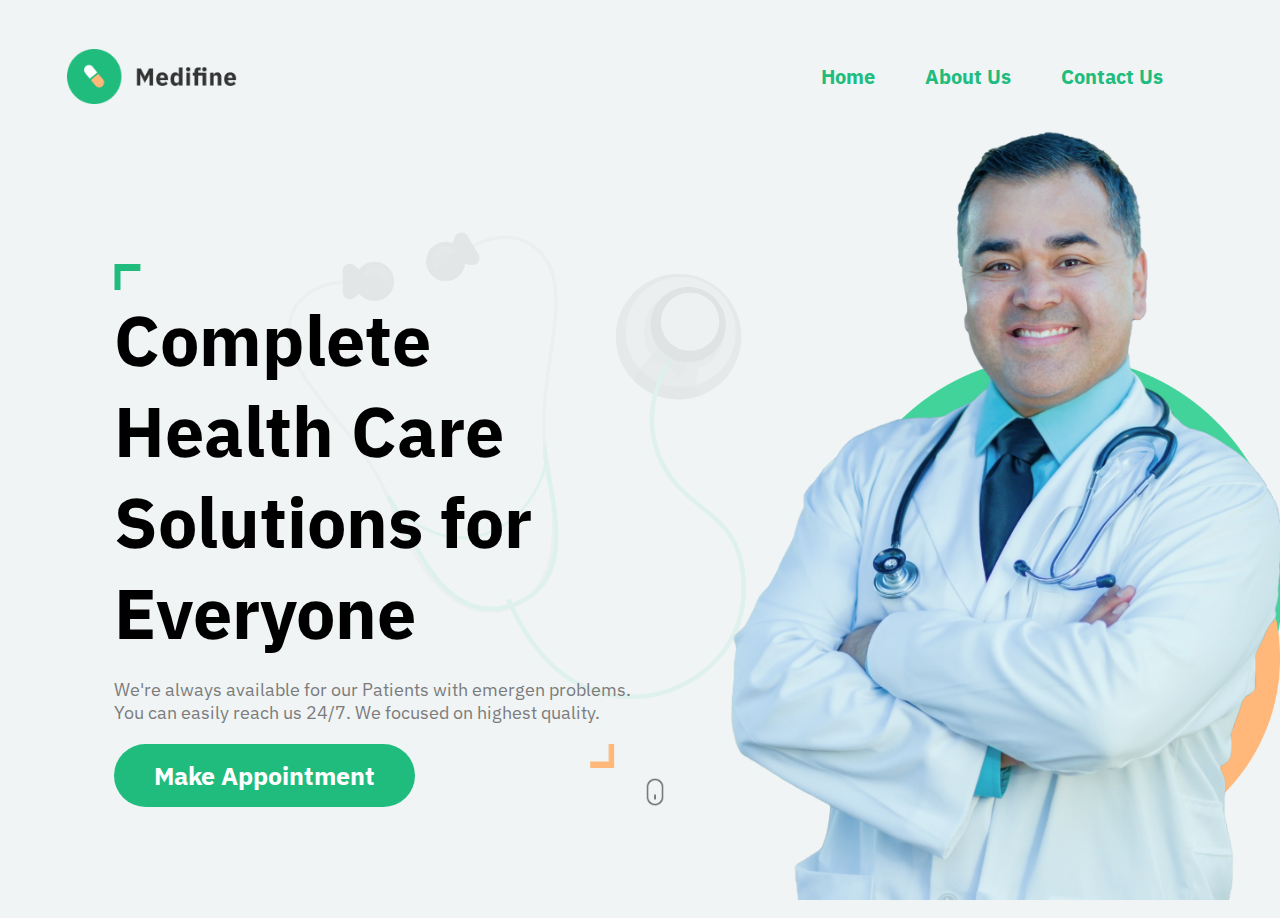
<file: MultiPage/index.html>
<!DOCTYPE html>
<html lang="en">
<head>
    <meta charset="UTF-8">
    <meta name="viewport" content="width=device-width, initial-scale=1.0">
    <title>Hospital Page</title>

    <!-- adding the google font -->
    <link rel="preconnect" href="https://fonts.googleapis.com" />
    <link rel="preconnect" href="https://fonts.gstatic.com" crossorigin />
    <link
      href="https://fonts.googleapis.com/css2?family=IBM+Plex+Sans:wght@200;300;400;500;600;700&family=Poppins:wght@200;300;400;500;600;700;800;900&display=swap"
      rel="stylesheet"
    />
    <!-- adding the css file -->
<link rel="stylesheet" href="./style.css">
</head>
<body>
    <nav>
        <img src="./images/logo.png" alt="logo">
        <ul>
            <li><a href="£">Home</a></li>
            <li><a href="£">About Us</a></li>
            <li><a href="£">Contact Us</a></li>
        </ul>
    </nav>
   <!-- creatin the main section -->
   <main>
   <!-- for left section -->
   <section class="leftSection">
    <img src="./images/topAngle.png" alt="topAngle" class="topAngle">
    <h1>Complete Health Care Solutions for Everyone</h1>
    <p>
      We're always available for our Patients with emergen problems. You can
      easily reach us 24/7. We focused on highest quality.
    </p>
    <img src="./images/bottomAngle.png" alt="bottomAngle" class="bottomAngle">
    <img src="./images/stethoscope.png" alt="stethoscope" class="stethoscope">
    <button>Make Appointment</button>
    <img src="./images/mouse.png" alt="mouse" class="mouse">
   </section>
   <!-- creating the right section -->
   <section class="rigthSection">
 <img src="./images/greenBox.png" alt="greenBox" class="greenBox">
 <img src="./images/yellowBox.png" alt="yellowBox" class="yellowBox">
 <img src="./images/doctor.png" alt="doctor" class="doctor">
</section>
</main>
</body>
</html>
</file>
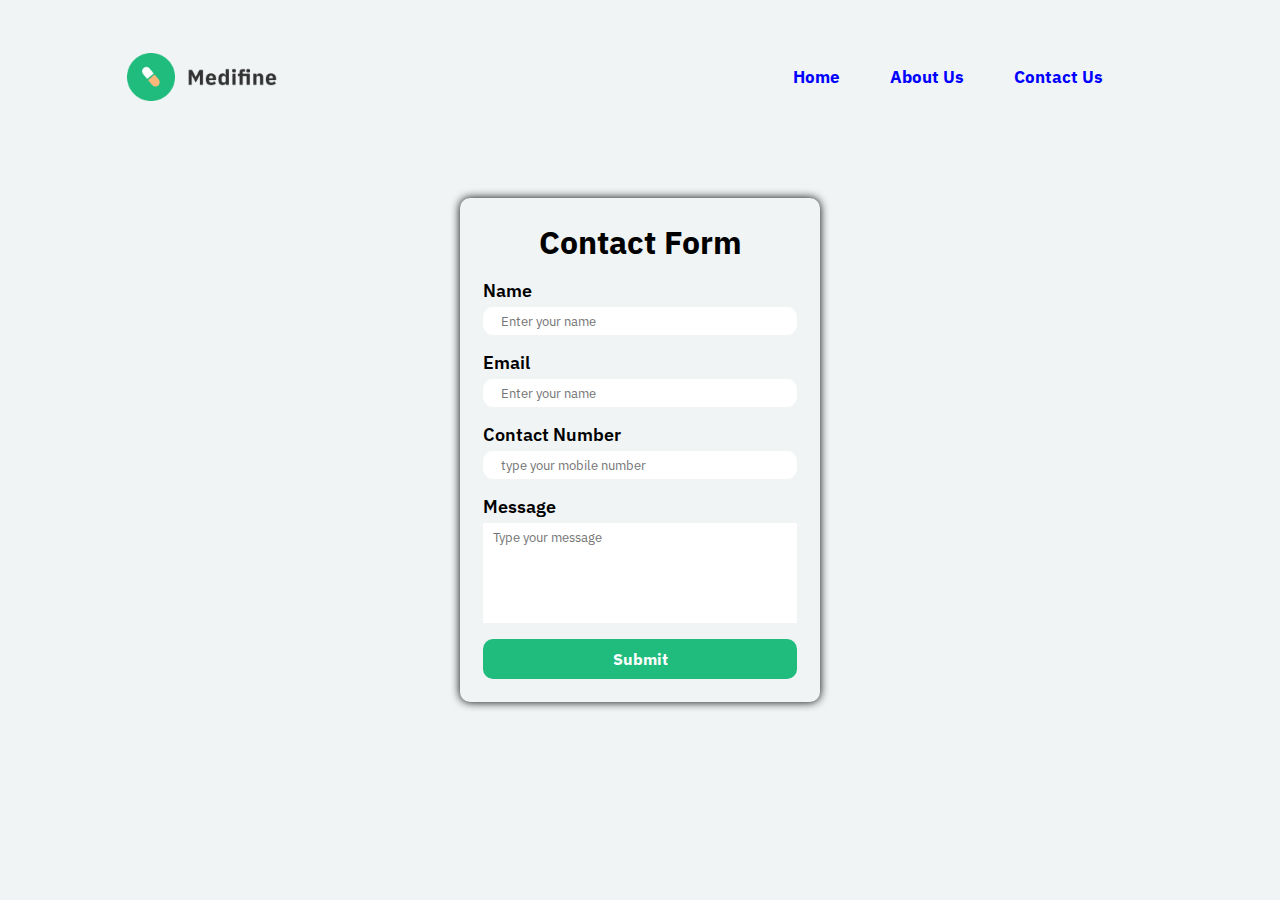
<file: MultiPage/about/about.html>
<!DOCTYPE html>
<html lang="en">
<head>
    <meta charset="UTF-8">
    <meta name="viewport" content="width=device-width, initial-scale=1.0">
       <!-- adding the google font -->
       <link rel="preconnect" href="https://fonts.googleapis.com" />
       <link rel="preconnect" href="https://fonts.gstatic.com" crossorigin />
       <link
         href="https://fonts.googleapis.com/css2?family=IBM+Plex+Sans:wght@200;300;400;500;600;700&family=Poppins:wght@200;300;400;500;600;700;800;900&display=swap"
         rel="stylesheet"
       />
   
    <title>Hospital page</title>
    <!-- adding the css file -->
    <link rel="stylesheet" href="../contact/contact.css">
</head>
<body>
    <!-- creating the navigation menu -->
    <nav>
        <img src="../images/logo.png" alt="logo">
        <ul>
          <li><a href="£">Home</a></li>
          <li><a href="£">About Us</a></li>
          <li><a href="£">Contact Us</a></li>
    </nav>
    <!-- creating the main section -->
    <main>
        <!-- creating the contact form -->
        <form action="">
            <h1>Contact Form</h1>
            <div>
                <label for="name">Name</label>
                <input type="text" placeholder="Enter your name">
            </div>
            <div>
                <label for="email">Email</label>
                <input type="email" placeholder="Enter your name">
            </div>
            <div>
                <label for="contact">Contact Number</label>
                <input type="number" placeholder="type your mobile number">
            </div>
            <div>
                <label for="Message">Message</label>
            <textarea name="" id="" cols="20" rows="7" placeholder="Type your message"></textarea>
            </div>
            <button> Submit</button>
        </form>
    </main>
    
</body>
</html>
</file>
<file: MultiPage/style.css>
* {
    margin: 0;
    padding: 0;
    outline: 0;
    box-sizing: border-box;
    font-family: "IBM Plex Sans", sans-serif;
  }
  body{
    width: 1170px;
    background-color: #F0F4F5;
    overflow: hidden;
    margin: auto;
  }
  nav{
    height: 17vh;
    display: flex;
    align-items: center;
    justify-content: space-between;
    padding: 0 1%;
  }
  nav img {
    width: 170px;
  }
  nav ul{
    display: flex;
    align-items: center;

  }
  nav ul li{
    list-style: none;
    margin-right: 50px;
    font-weight: 600;
    cursor: pointer;
  }
  
  li :first-child {
    font-weight: 700;
    font-size: 20px;
    color: #20bc7e;
    /* color: blue; */
  }
  a {
    text-decoration: none;
    /* color: black; */

  } 
 
  main {
    display: flex;
    align-items: center;
    justify-content: center;
    height: 85vh;
   
  }
  main section {
    width: 50%;
  }
  .leftSection{
    padding-left: 5%;
    position: relative;
  }
  .topAngle {
    width: 27px;
  }
  
  .leftSection h1 {
    font-size: 70px;
  }
  
  .leftSection p {
    color: #7c7c7c;
    font-size: 18px;
    margin: 20px 0;
  }
  
  .bottomAngle {
    width: 25px;
    position: absolute;
    right: 25px;
  }
  
  .stethoscope {
    position: absolute;
    width: 90%;
    top: -60px;
    right: -25%;
    z-index: -1;
  }
  
  .mouse {
    position: absolute;
    right: -30px;
    bottom: 0;
    width: 30px;
  }
  
  .leftSection button {
    color: white;
    border: none;
    padding: 15px 40px;
    border-radius: 40px;
    background-color: #20bc7e;
    font-size: 25px;
    font-weight: 700;
    
  }
  button{
    cursor: pointer;
  }
  /* Desining for right side */
  .greenBox,
  .yellowBox{
    position: absolute;
    right: 0;
  }
  .greenBox{
    width: 35%;
    bottom: 90px;
  }
  .yellowBox {
    width: 30%;
    bottom: 50px;
  }
  .doctor{
    position: absolute;
    right: 0;
    bottom: 0;
    height: 90%;
  }
</file>
<file: MultiPage/contact/contact.css>
* {
    margin: 0;
    padding: 0;
    outline: 0;
    box-sizing: border-box;
    font-family: "IBM Plex Sans", sans-serif;
  }
  body {
    max-width: 1140px;
    background-color: #f0f4f5;
    overflow: hidden;
    margin: auto;
  }
  nav{
    height: 17vh;
    display: flex;
    align-items: center;
    justify-content: space-between;
    padding: 0 5%;
  }
  nav img {
    width: 150px;
  }
  nav ul{
    display: flex;
    align-items: center;

  }
  nav ul li{
    list-style: none;
    margin-right: 50px;
    font-weight: 600;
  }
  li :first-child {
    font-weight: 700;
    font-size: 17px;
    /* color: #20bc7e; */
    color: blue;
  }
  a {
    text-decoration: none;
    color: black;

  }
  main{
    height: 66vh;
    display: flex;
    align-items: center;
    justify-content: center;
  }
  form{
    width: 360px;
    box-shadow: 0 0 10px black;
    border-radius: 10px;
    padding: 23px;
    display: flex;
    flex-direction: column;
    gap: 16px;
  }
  form h1{
    text-align: center;
  }

  form div{
    display: flex;
    flex-direction: column;
  }
  form div label{
    font-size: 18px;
    font-weight: 600;
    margin-bottom: 5px;
  }
  form div input{
    border: transparent;
    border-radius: 10px;
    padding: 5px 18px;
  }
  form div textarea{
    resize: none;
    height: 100px;
    border: 10px;
    border: transparent;
    padding: 5px 10px;
  }
  form button{
    border: transparent;
    border-radius: 10px;
    background: #20BC7E;
    color: white;
    font-size: 16px;
    font-weight: bold;
    padding: 10px;
    cursor: pointer;
  }
</file>
